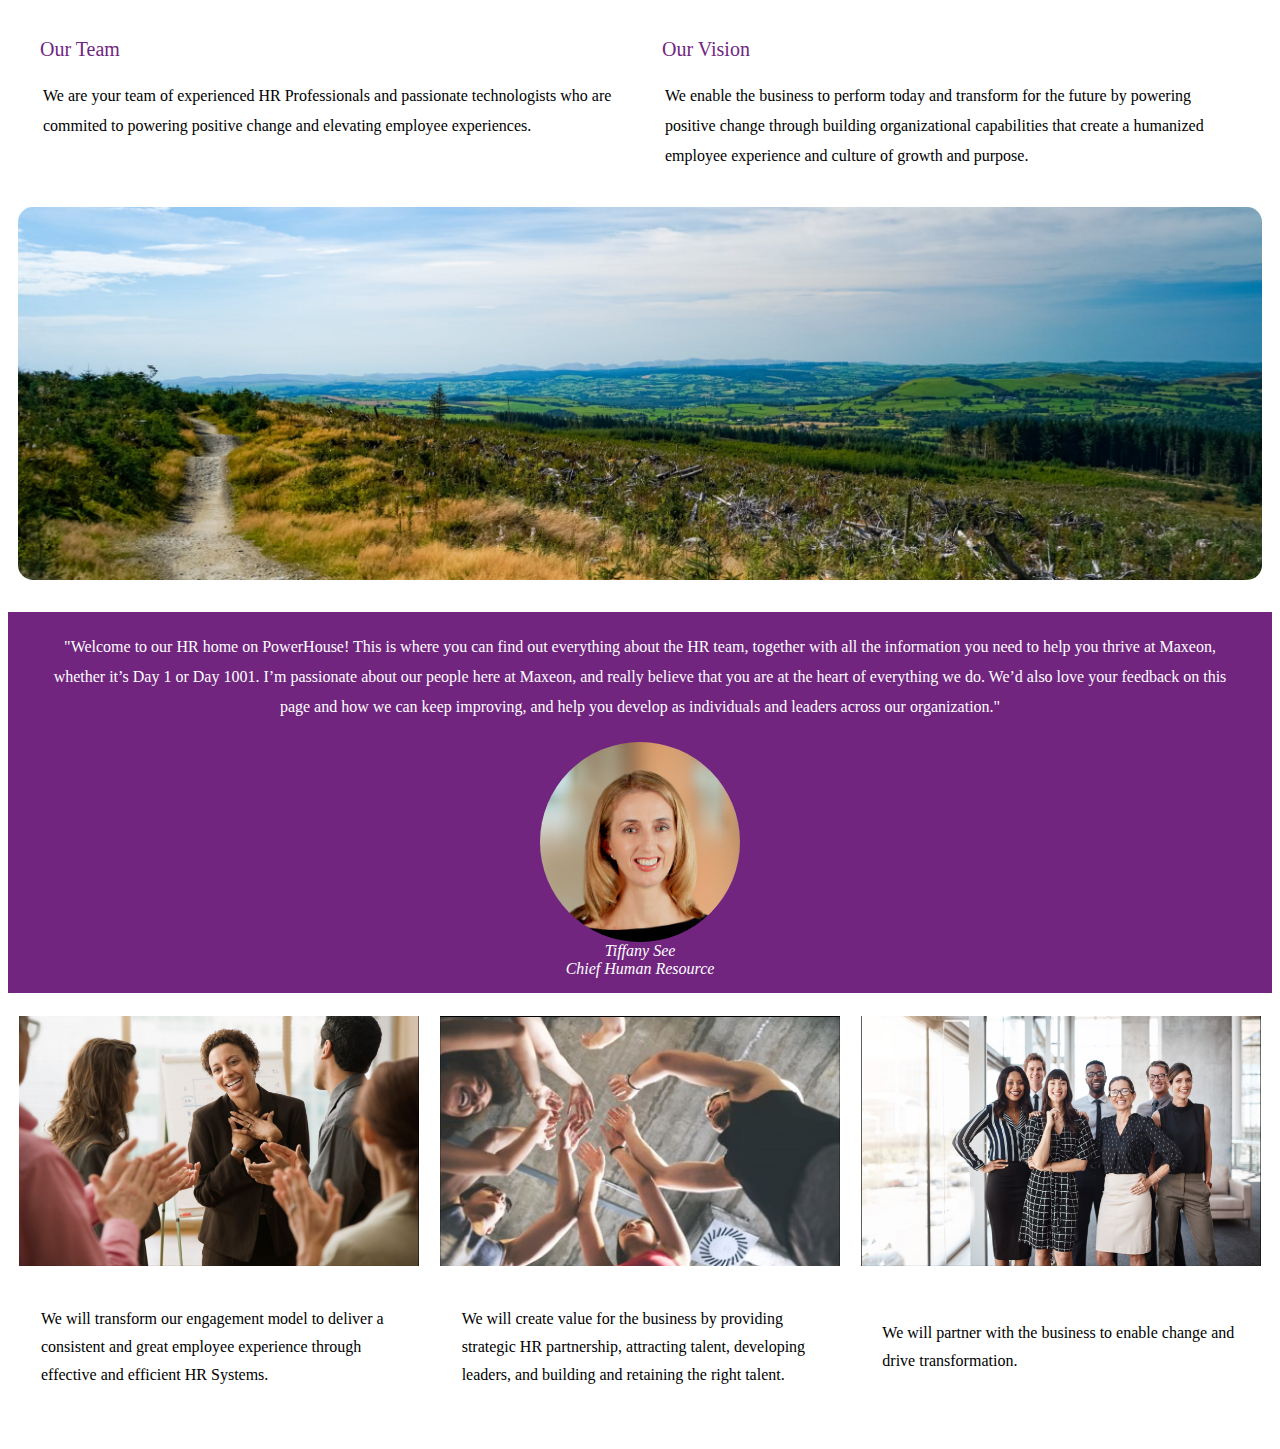
<file: hr-updateddesign/aboutus-v3/index.html>
<!DOCTYPE html>
<html lang="en">
  <head>
    <meta charset="UTF-8" />
    <meta http-equiv="X-UA-Compatible" content="IE=edge" />
    <meta name="viewport" content="width=device-width, initial-scale=1.0" />
    <title>About Us version 3.0</title>
    <link rel="stylesheet" href="aboutus-v3.css" />
  </head>
  <body>
    <div class="primary-aboutUs">
      <div class="container-au">
        <div class="content-a-au">
          <p class="p-title-au">Our Team</p>
          <p class="p-au">
            We are your team of experienced HR Professionals and passionate
            technologists who are commited to powering positive change and
            elevating employee experiences.
          </p>
        </div>
        <div class="content-b-au">
          <p class="p-title-au">Our Vision<br /></p>
          <p class="p-au">
            We enable the business to perform today and transform for the future
            by powering positive change through building organizational
            capabilities that create a humanized employee experience and culture
            of growth and purpose.
          </p>
        </div>
        <div class="content-img-au">
          <img
            class="img-au"
            src="img/bg-img.png"
            alt="hill bg"
            data-themekey="#"
          />
          &#160;
        </div>
      </div>
      <div class="msg-au">
        <div>
          <p class="msg-p-au">
            &quot;Welcome to our HR home on PowerHouse! This is where you can
            find out everything about the HR team, together with all the
            information you need to help you thrive at Maxeon, whether it’s Day
            1 or Day 1001. I’m passionate about our people here at Maxeon, and
            really believe that you are at the heart of everything we do. We’d
            also love your feedback on this page and how we can keep improving,
            and help you develop as individuals and leaders across our
            organization.&quot;
          </p>
        </div>
        <div class="down-msg">
          <img
            class="msg-img"
            src="img/Tiffany_See.jpg"
            alt="Tiffany_See"
            data-themekey="#"
          />
          <div>
            <p class="msg-img-caption">Tiffany See</p>
            <p class="msg-img-caption-status">Chief Human Resource</p>
          </div>
        </div>
      </div>
      <div>
        <table>
          <tbody>
            <tr>
              <td class="wewill-au">
                <img
                  class="wewill-img-au"
                  src="img/g1.jpg"
                  data-themekey="#"
                  alt=""
                />
              </td>
              <td class="wewill-au">
                <img
                  class="wewill-img-au"
                  src="img/g2.png"
                  data-themekey="#"
                  alt=""
                />
              </td>
              <td class="wewill-au">
                <img
                  class="wewill-img-au"
                  src="img/g3.png"
                  data-themekey="#"
                  alt=""
                />
              </td>
            </tr>
            <tr>
              <td>
                <p class="wewill-p-au">
                  We will transform our engagement model to deliver a consistent
                  and great employee experience through effective and efficient
                  HR Systems.
                </p>
              </td>
              <td>
                <p class="wewill-p-au">
                  We will create value for the business by providing strategic
                  HR partnership, attracting talent, developing leaders, and
                  building and retaining the right talent.
                </p>
              </td>
              <td>
                <p class="wewill-p-au">
                  We will partner with the business to enable change and drive
                  transformation.
                </p>
              </td>
            </tr>
          </tbody>
        </table>
      </div>
    </div>
    <br />
  </body>
</html>
</file>
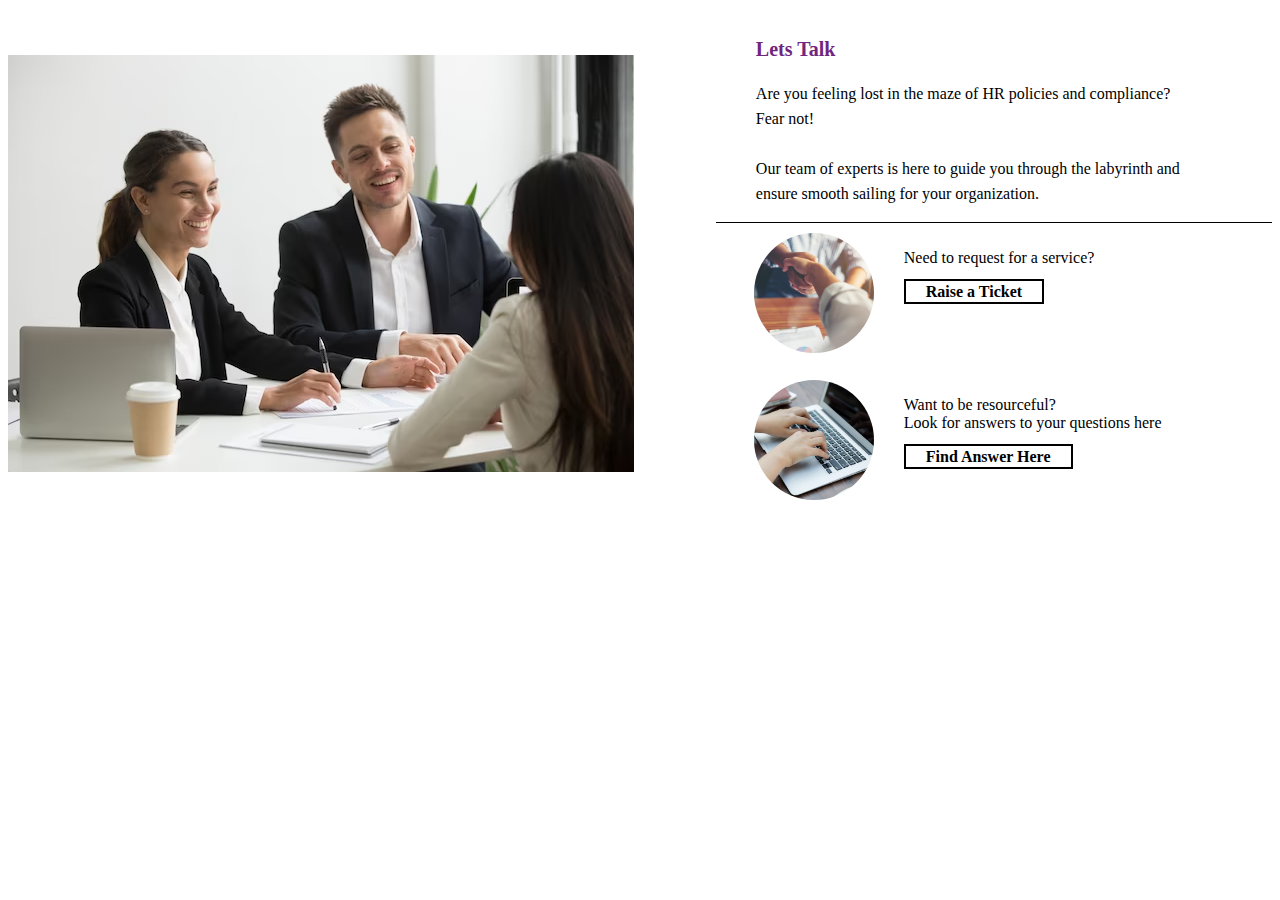
<file: hr-updateddesign/contactus-v3/index.html>
<!DOCTYPE html>
<html lang="en">
  <head>
    <meta charset="UTF-8" />
    <meta http-equiv="X-UA-Compatible" content="IE=edge" />
    <meta name="viewport" content="width=device-width, initial-scale=1.0" />
    <title>Contact Us version 3.0</title>
    <link rel="stylesheet" href="contactus-v3.css" />
  </head>
  <body>
    <div class="setup-contactus-hr">
      <div class="header-cu-hr">
        <p class="ptitle-cu-hr">Lets Talk</p>
        <p class="pdetail-cu-hr">
          Are you feeling lost in the maze of HR policies and compliance? Fear
          not!
          <br />
          <br />Our team of experts is here to guide you through the labyrinth
          and ensure smooth sailing for your organization.
        </p>
      </div>
      <div class="img-header-cu-hr">
        <img
          src="img/p1.jpg"
          alt="image p1"
          data-themekey="#"
        />
        &#160;
      </div>
      <div class="box-cu-hr">
        <div class="container-box-cuhr">
          <div class="content-box-cuhr">
            <img
              src="img/p2.jpg"
              class="img-cotentbox"
              alt="img1"
              data-themekey="#"
            />
            &#160;
          </div>
          <div class="content-box-cuhr">
            <p>Need to request for a service?</p>
            <a href="index.html"
              >Raise a Ticket</a
            >
          </div>
          <div class="content-box-cuhr">
            <img
              src="img/p3.jpg"
              class="img-cotentbox"
              alt="img2"
              data-themekey="#"
            />
            &#160;
          </div>
          <div class="content-box-cuhr">
            <p>
              Want to be resourceful?<br />Look for answers to your questions
              here
            </p>
            <a
              href="index.html"
              >Find Answer Here</a
            >
          </div>
        </div>
      </div>
    </div>
  </body>
</html>
</file>
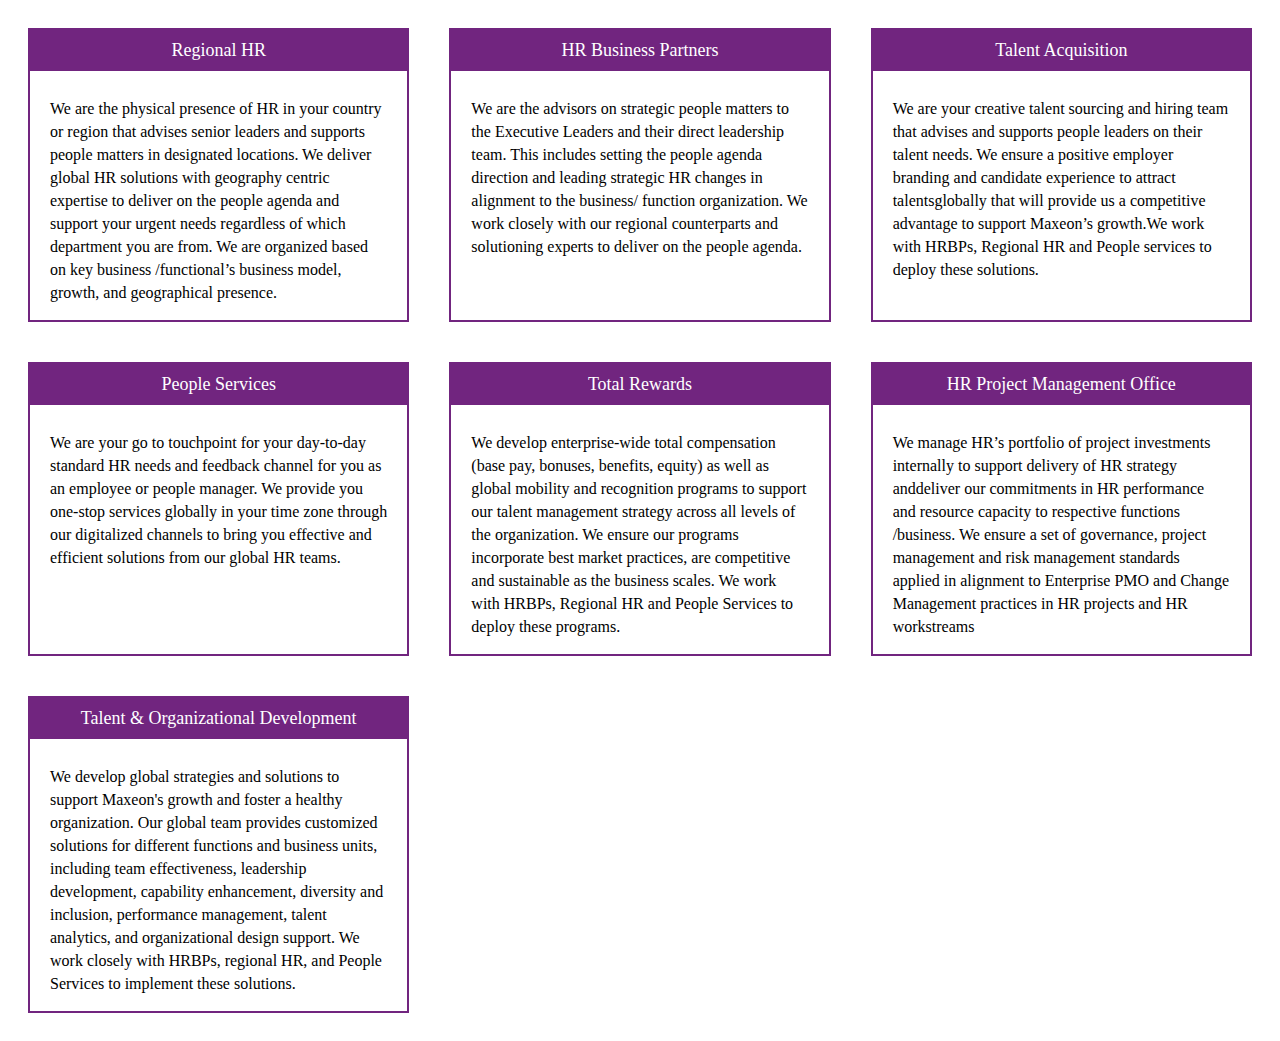
<file: hr-updateddesign/whatwedo-v3/index.html>
<!DOCTYPE html>
<html lang="en">
  <head>
    <meta charset="UTF-8" />
    <meta http-equiv="X-UA-Compatible" content="IE=edge" />
    <meta name="viewport" content="width=device-width, initial-scale=1.0" />
    <title>What We Do version 3.0</title>
    <link rel="stylesheet" href="whatwedo-v3.css" />
  </head>
  <body>
    <div class="primary-wwd">
      <div class="container-wwd">
        <div class="content-wwd">
          <p class="title-wwd">Regional HR</p>
          <p class="p-wwd">
            We are the physical presence of HR in your country or region that
            advises senior leaders and supports people matters in designated
            locations. We deliver global HR solutions with geography centric
            expertise to deliver on the people agenda and support your urgent
            needs regardless of which department you are from. We are organized
            based on key business /functional’s business model, growth, and
            geographical presence.
          </p>
        </div>
        <div class="content-wwd">
          <p class="title-wwd">HR Business Partners<br /></p>
          <p class="p-wwd">
            We are the advisors on strategic people matters to the Executive
            Leaders and their direct leadership team. This includes setting the
            people agenda direction and leading strategic HR changes in
            alignment to the business/ function organization. We work closely
            with our regional counterparts and solutioning experts to deliver on
            the people agenda.
          </p>
        </div>
        <div class="content-wwd">
          <p class="title-wwd">Talent Acquisition</p>
          <p class="p-wwd">
            We are your creative talent sourcing and hiring team that advises
            and supports people leaders on their talent needs. We ensure a
            positive employer branding and candidate experience to attract
            talentsglobally that will provide us a competitive advantage to
            support Maxeon’s growth.We work with HRBPs, Regional HR and People
            services to deploy these solutions.
          </p>
        </div>
        <div class="content-wwd">
          <p class="title-wwd">People Services</p>
          <p class="p-wwd">
            We are your go to touchpoint for your day-to-day standard HR needs
            and feedback channel for you as an employee or people manager. We
            provide you one-stop services globally in your time zone through our
            digitalized channels to bring you effective and efficient solutions
            from our global HR teams.
          </p>
        </div>
        <div class="content-wwd">
          <p class="title-wwd">Total Rewards</p>
          <p class="p-wwd">
            We develop enterprise-wide total compensation (base pay, bonuses,
            benefits, equity) as well as global mobility and recognition
            programs to support our talent management strategy across all levels
            of the organization. We ensure our programs incorporate best market
            practices, are competitive and sustainable as the business scales.
            We work with HRBPs, Regional HR and People Services to deploy these
            programs.
          </p>
        </div>
        <div class="content-wwd">
          <p class="title-wwd">HR Project Management Office</p>
          <p class="p-wwd">
            We manage HR’s portfolio of project investments internally to
            support delivery of HR strategy anddeliver our commitments in HR
            performance and resource capacity to respective functions /business.
            We ensure a set of governance, project management and risk
            management standards applied in alignment to Enterprise PMO and
            Change Management practices in HR projects and HR workstreams
          </p>
        </div>
        <div class="content-wwd">
          <p class="title-wwd">Talent &amp; Organizational Development</p>
          <p class="p-wwd">
            We develop global strategies and solutions to support Maxeon&#39;s
            growth and foster a healthy organization. Our global team provides
            customized solutions for different functions and business units,
            including team effectiveness, leadership development, capability
            enhancement, diversity and inclusion, performance management, talent
            analytics, and organizational design support. We work closely with
            HRBPs, regional HR, and People Services to implement these
            solutions.
          </p>
        </div>
      </div>
    </div>
  </body>
</html>
</file>
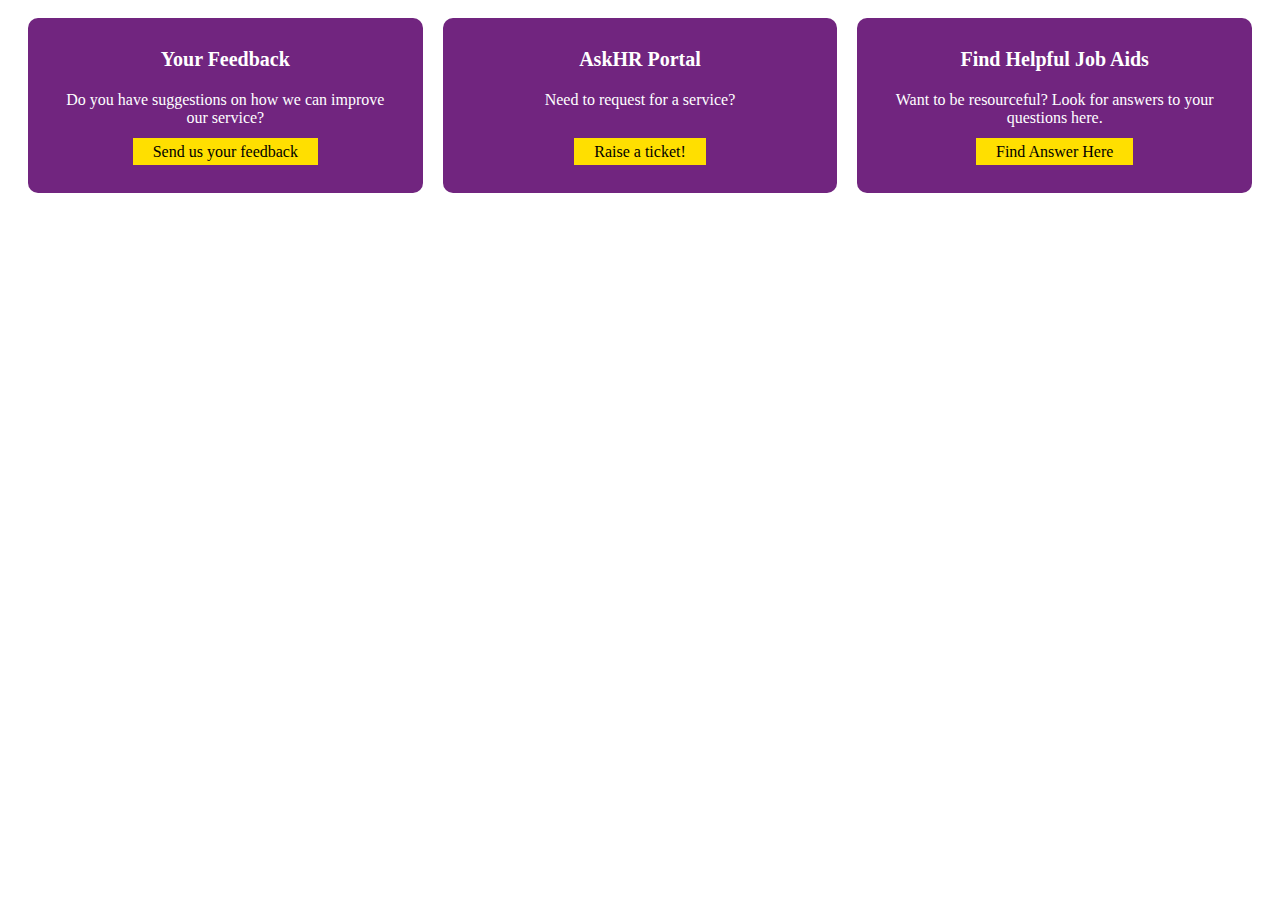
<file: Redesign-HR/contact-us-HR.html>
<!DOCTYPE html>
<html lang="en">
  <head>
    <meta charset="UTF-8" />
    <meta http-equiv="X-UA-Compatible" content="IE=edge" />
    <meta name="viewport" content="width=device-width, initial-scale=1.0" />
    <title>Contact Us - HR</title>
    <style>
      .primary-contactUs {
        font-size: 16px;
        font-family: "Lexend Deca";
        font-weight: 400;
        text-align: center;
      }
      .container-cu {
        display: grid;
        grid-template-columns: 1fr 1fr 1fr;
        grid-template-rows: 1fr 50px;
        padding: 10px;
        box-sizing: border-box;
      }
      .content-cu {
        background-color: #71257f;
        padding: 10px 30px 0px 30px;
        margin: 0px 10px 0px 10px;
        border-radius: 10px 10px 0px 0px;
      }
      .content-href-cu {
        background-color: #71257f;
        padding: 0px 30px 10px 30px;
        margin: 0px 10px 0px 10px;
        border-radius: 0px 0px 10px 10px;
      }
      .p-title-cu {
        font-weight: bold;
        color: white;
        font-size: 20px;
      }
      .p-cu {
        color: white;
      }
      .a-cu {
        background-color: #ffdf00;
        padding: 5px 20px 5px 20px;
        color: black;
        text-decoration: none;
      }
    </style>
  </head>
  <body>
    <div class="primary-contactUs">
      <div class="container-cu">
        <div class="content-cu">
          <p class="p-title-cu">Your Feedback</p>
          <p class="p-cu">
            Do you have suggestions on how we can improve our service?
          </p>
        </div>
        <div class="content-cu">
          <p class="p-title-cu">AskHR Portal</p>
          <p class="p-cu">Need to request for a service?</p>
        </div>
        <div class="content-cu">
          <p class="p-title-cu">Find Helpful Job Aids</p>
          <p class="p-cu">
            Want to be resourceful? Look for answers to your questions here.
          </p>
        </div>
        <!-- a customer service -->
        <div class="content-href-cu">
          <a
            href="https://maxeonprod.service-now.com/hrp?id=hrp_cat_item&cat_id=2650b0addbcd1590b98ceefad3961962"
            class="a-cu"
            >Send us your feedback</a
          >
        </div>
        <div class="content-href-cu">
          <a
            href="https://maxeonprod.service-now.com/hrp?id=hrp_category"
            class="a-cu"
            >Raise a ticket!</a
          >
        </div>
        <div class="content-href-cu">
          <a
            href="https://jam44.sapjam.com/groups/XiGDjpJhvsy7UkMRFNAKtN/overview_page/M5FlQwdXbwtp7yGa2M9Dee"
            class="a-cu"
            >Find Answer Here</a
          >
        </div>
      </div>
    </div>
  </body>
</html>
</file>
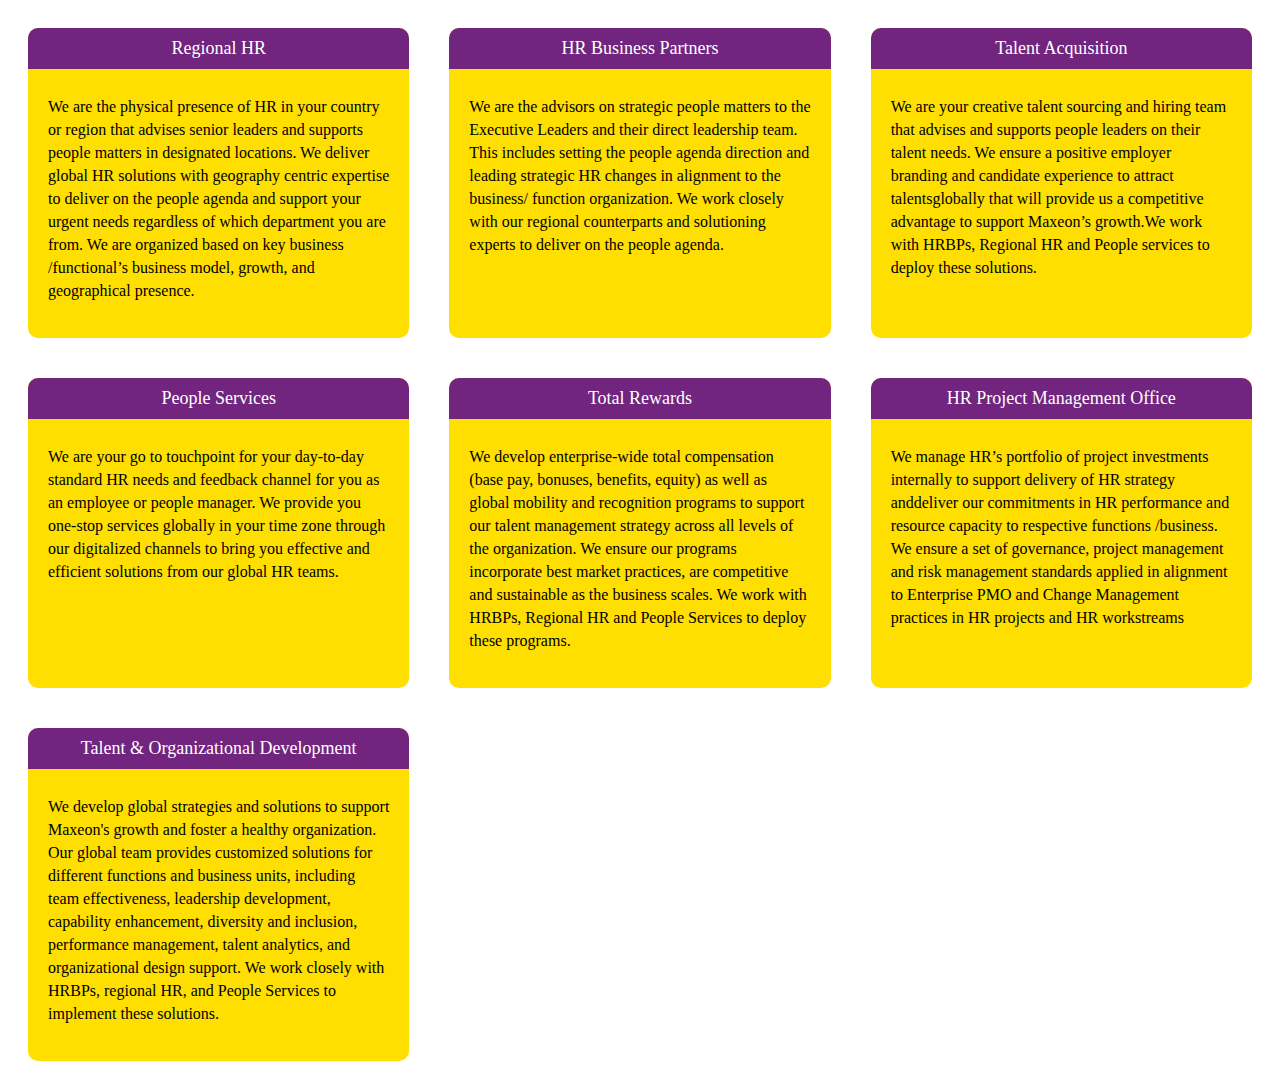
<file: Redesign-HR/what-we-do-HR.html>
<!DOCTYPE html>
<html lang="en">
  <head>
    <meta charset="UTF-8" />
    <meta http-equiv="X-UA-Compatible" content="IE=edge" />
    <meta name="viewport" content="width=device-width, initial-scale=1.0" />
    <title>What We Do - HR</title>
    <style>
      .primary-wwd {
        font-family: "Lexend Deca";
        margin: 0 auto;
        font-size: 16px;
        font-weight: 400;
        color: black;
      }
      .container-wwd {
        display: grid;
        /* nak ubah row kecik ade berapa */
        grid-template-columns: 1fr 1fr 1fr;
        box-sizing: border-box;
      }
      .content-wwd {
        padding: 0px 0px 10px 0px;
        background-color: #ffdf00;
        margin: 20px 20px 20px 20px;
        border-radius: 10px 10px 10px 10px;
      }
      .title-wwd {
        background-color: #71257f;
        margin: 0;
        padding: 10px 20px 10px 20px;
        text-align: center;
        border-radius: 10px 10px 0px 0px;
        font-size: 18px;
        color: white;
      }
      .p-wwd {
        padding: 10px 20px 10px 20px;
        line-height: 23px;
      }
    </style>
  </head>
  <body>
    <div class="primary-wwd">
      <div class="container-wwd">
        <div class="content-wwd">
          <p class="title-wwd">Regional HR</p>
          <p class="p-wwd">
            We are the physical presence of HR in your country or region that
            advises senior leaders and supports people matters in designated
            locations. We deliver global HR solutions with geography centric
            expertise to deliver on the people agenda and support your urgent
            needs regardless of which department you are from. We are organized
            based on key business /functional’s business model, growth, and
            geographical presence.
          </p>
        </div>
        <div class="content-wwd">
          <p class="title-wwd">HR Business Partners</p>
          <p class="p-wwd">
            We are the advisors on strategic people matters to the Executive
            Leaders and their direct leadership team. This includes setting the
            people agenda direction and leading strategic HR changes in
            alignment to the business/ function organization. We work closely
            with our regional counterparts and solutioning experts to deliver on
            the people agenda.
          </p>
        </div>
        <div class="content-wwd">
          <p class="title-wwd">Talent Acquisition</p>
          <p class="p-wwd">
            We are your creative talent sourcing and hiring team that advises
            and supports people leaders on their talent needs. We ensure a
            positive employer branding and candidate experience to attract
            talentsglobally that will provide us a competitive advantage to
            support Maxeon’s growth.We work with HRBPs, Regional HR and People
            services to deploy these solutions.
          </p>
        </div>
        <div class="content-wwd">
          <p class="title-wwd">People Services</p>
          <p class="p-wwd">
            We are your go to touchpoint for your day-to-day standard HR needs
            and feedback channel for you as an employee or people manager. We
            provide you one-stop services globally in your time zone through our
            digitalized channels to bring you effective and efficient solutions
            from our global HR teams.
          </p>
        </div>
        <div class="content-wwd">
          <p class="title-wwd">Total Rewards</p>
          <p class="p-wwd">
            We develop enterprise-wide total compensation (base pay, bonuses,
            benefits, equity) as well as global mobility and recognition
            programs to support our talent management strategy across all levels
            of the organization. We ensure our programs incorporate best market
            practices, are competitive and sustainable as the business scales.
            We work with HRBPs, Regional HR and People Services to deploy these
            programs.
          </p>
        </div>
        <div class="content-wwd">
          <p class="title-wwd">HR Project Management Office</p>
          <p class="p-wwd">
            We manage HR’s portfolio of project investments internally to
            support delivery of HR strategy anddeliver our commitments in HR
            performance and resource capacity to respective functions /business.
            We ensure a set of governance, project management and risk
            management standards applied in alignment to Enterprise PMO and
            Change Management practices in HR projects and HR workstreams
          </p>
        </div>
        <div class="content-wwd">
          <p class="title-wwd">Talent & Organizational Development</p>
          <p class="p-wwd">
            We develop global strategies and solutions to support Maxeon's
            growth and foster a healthy organization. Our global team provides
            customized solutions for different functions and business units,
            including team effectiveness, leadership development, capability
            enhancement, diversity and inclusion, performance management, talent
            analytics, and organizational design support. We work closely with
            HRBPs, regional HR, and People Services to implement these
            solutions.
          </p>
        </div>
      </div>
    </div>
  </body>
</html>
</file>
<file: hr-updateddesign/aboutus-v3/aboutus-v3.css>
/* About Us v3 */
.primary-aboutUs {
  font-family: "Lexend Deca";
  font-size: 16px;
  font-weight: 300;
}
.container-au {
  display: grid;
  grid-template-columns: 1fr 1fr;
  grid-template-rows: 0fr 2fr;
  padding: 10px;
  box-sizing: border-box;
}
.content-a-au {
  grid-column-start: 1;
}
.content-b-au {
  grid-column-start: 2;
}
.p-au {
  padding: 0px 25px 20px 25px;
  line-height: 30px;
}
.p-title-au {
  font-size: 20px;
  color: #71257f;
  padding-left: 22px;
  font-weight: 400;
}
.content-img-au {
  grid-column-start: 1;
  grid-row-start: 2;
  grid-column-end: 3;
}
.img-au {
  width: 100%;
  border-radius: 15px;
}
.msg-au {
  background-color: #71257f;
  color: white;
  margin-bottom: 20px;
}
.msg-p-au {
  line-height: 30px;
  width: 94%;
  text-align: center;
  margin: auto;
  padding-top: 20px;
  padding-bottom: 20px;
}
.msg-img {
  object-fit: cover;
  object-position: 100% 0;
  display: block;
  margin-left: auto;
  margin-right: auto;
  width: 200px;
  border-radius: 50%;
  height: 200px;
}
.msg-img-caption {
  text-align: center;
  font-style: italic;
  font-weight: 300;
  margin: auto;
}
.msg-img-caption-status {
  text-align: center;
  font-weight: 300;
  font-style: italic;
  margin: auto;
  padding-bottom: 15px;
}
.wewill-au {
  width: 33.3%;
  margin: 0 auto;
  text-align: center;
  height: 100%;
}
.wewill-img-au {
  width: 400px;
  height: 250px;
}
.wewill-p-au {
  padding: 15px 15px 15px 30px;
  font-size: 16px;
  font-weight: 300;
  line-height: 28px;
}
</file>
<file: hr-updateddesign/contactus-v3/contactus-v3.css>
/* Contact Us v3 */
.setup-contactus-hr {
  font-family: "Lexend Deca";
  font-weight: 400;
  font-size: 16px;
  color: #000;
  margin: 0;
  padding: 0;
  width: 100%;
}
.header-cu-hr {
  width: 44%;
  padding-top: 10px;
  float: right;
  clear: both;
  border-bottom: 1px solid;
}
.ptitle-cu-hr {
  font-size: 20px;
  font-weight: 600;
  color: #71257f;
  padding-left: 40px;
}
.pdetail-cu-hr {
  padding-right: 80px;
  line-height: 25px;
  padding-left: 40px;
}
.img-header-cu-hr {
  width: 45%;
}
.img-header-cu-hr > img {
  position: absolute;
  top: 55px;
}
.box-cu-hr {
  width: 41%;
  clear: both;
  position: relative;
  z-index: 1;
  float: right;
  padding-top: 10px;
}
.container-box-cuhr {
  display: grid;
  grid-template-columns: 150px 293px;
  grid-template-rows: repeat(2, 1fr);
  grid-column-gap: 0px;
  grid-row-gap: 23px;
}
.img-cotentbox {
  width: 120px;
  height: 120px;
  object-fit: cover;
  border-radius: 50%;
}
.content-box-cuhr > a {
  text-decoration: none;
  padding: 2px 20px;
  border: #000 2px solid;
  color: #000;
  font-weight: 600;
}
.content-box-cuhr > a:hover {
  border: #000 2px solid;
  color: white;
  background-color: #000;
}
</file>
<file: hr-updateddesign/whatwedo-v3/whatwedo-v3.css>
/* What We Do v3 */
.primary-wwd {
  font-family: "Lexend Deca";
  margin: 0 auto;
  font-size: 16px;
  font-weight: 300;
  color: black;
}
.container-wwd {
  display: grid;
  /* nak ubah row kecik ade berapa */
  grid-template-columns: 1fr 1fr 1fr;
  box-sizing: border-box;
}
.content-wwd {
  margin: 20px 20px 20px 20px;
  border: #71257f solid 2px;
}
.title-wwd {
  background-color: #71257f;
  margin: 0;
  padding: 10px 20px 10px 20px;
  text-align: center;
  /* border-radius: 10px 10px 0px 0px; */
  font-size: 18px;
  color: white;
}
.p-wwd {
  padding: 10px 20px 0px 20px;
  line-height: 23px;
}
</file>
